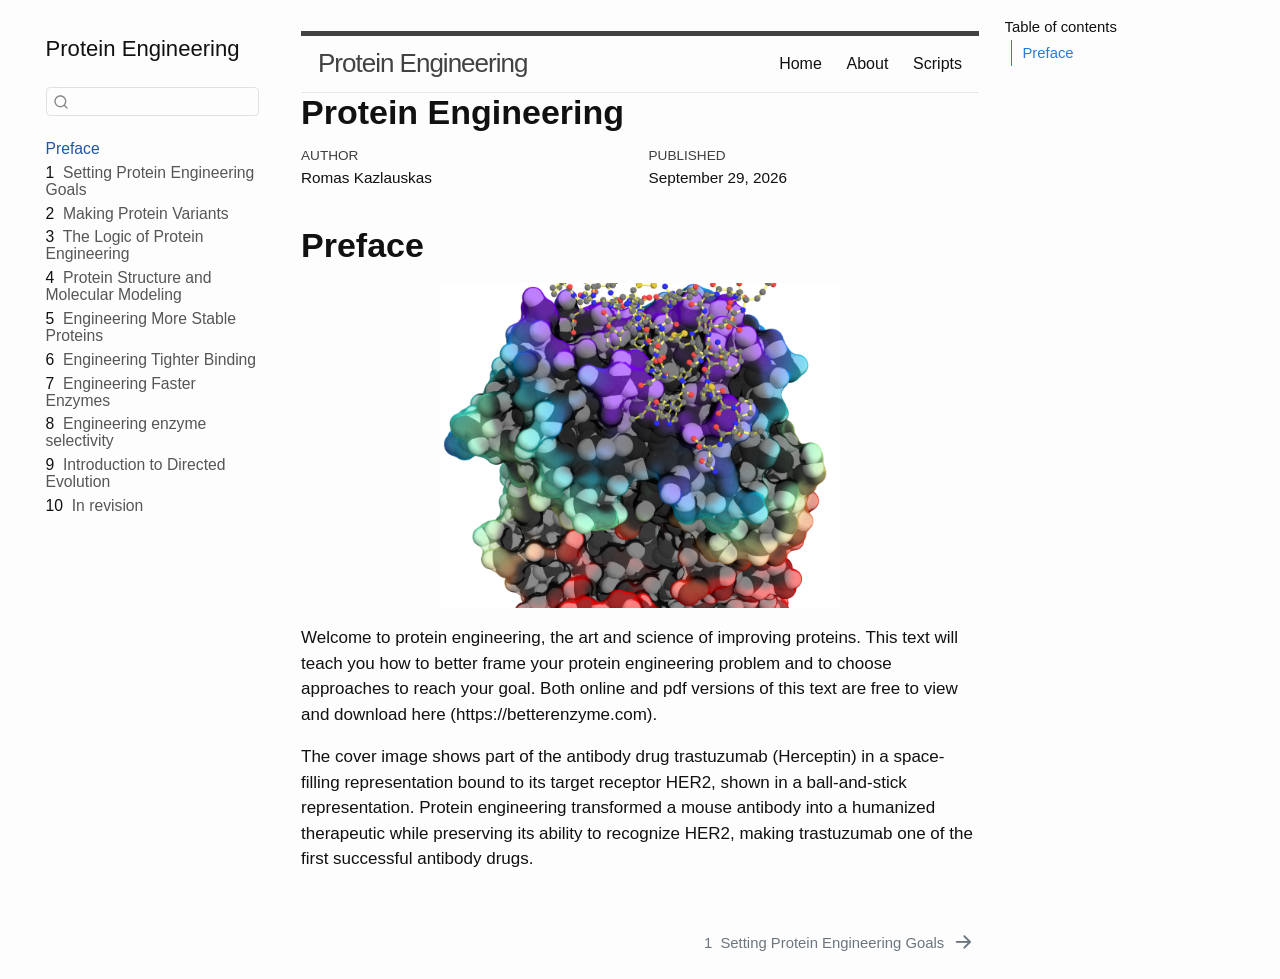
<file: docs/book/index.html>
<!DOCTYPE html>
<html xmlns="http://www.w3.org/1999/xhtml" lang="en" xml:lang="en"><head>

<meta charset="utf-8">
<meta name="generator" content="quarto-1.8.26">

<meta name="viewport" content="width=device-width, initial-scale=1.0, user-scalable=yes">

<meta name="author" content="Romas Kazlauskas">
<meta name="dcterms.date" content="2026-09-29">

<title>Protein Engineering</title>
<style>
code{white-space: pre-wrap;}
span.smallcaps{font-variant: small-caps;}
div.columns{display: flex; gap: min(4vw, 1.5em);}
div.column{flex: auto; overflow-x: auto;}
div.hanging-indent{margin-left: 1.5em; text-indent: -1.5em;}
ul.task-list{list-style: none;}
ul.task-list li input[type="checkbox"] {
  width: 0.8em;
  margin: 0 0.8em 0.2em -1em; /* quarto-specific, see https://github.com/quarto-dev/quarto-cli/issues/4556 */ 
  vertical-align: middle;
}
</style>


<script src="site_libs/quarto-nav/quarto-nav.js"></script>
<script src="site_libs/quarto-nav/headroom.min.js"></script>
<script src="site_libs/clipboard/clipboard.min.js"></script>
<script src="site_libs/quarto-search/autocomplete.umd.js"></script>
<script src="site_libs/quarto-search/fuse.min.js"></script>
<script src="site_libs/quarto-search/quarto-search.js"></script>
<meta name="quarto:offset" content="./">
<link href="./chapter1.html" rel="next">
<script src="site_libs/quarto-html/quarto.js" type="module"></script>
<script src="site_libs/quarto-html/tabsets/tabsets.js" type="module"></script>
<script src="site_libs/quarto-html/axe/axe-check.js" type="module"></script>
<script src="site_libs/quarto-html/popper.min.js"></script>
<script src="site_libs/quarto-html/tippy.umd.min.js"></script>
<script src="site_libs/quarto-html/anchor.min.js"></script>
<link href="site_libs/quarto-html/tippy.css" rel="stylesheet">
<link href="site_libs/quarto-html/quarto-syntax-highlighting-587c61ba64f3a5504c4d52d930310e48.css" rel="stylesheet" id="quarto-text-highlighting-styles">
<script src="site_libs/bootstrap/bootstrap.min.js"></script>
<link href="site_libs/bootstrap/bootstrap-icons.css" rel="stylesheet">
<link href="site_libs/bootstrap/bootstrap-508657695e7eff77cabf46ae6131e9b0.min.css" rel="stylesheet" append-hash="true" id="quarto-bootstrap" data-mode="light">
<script id="quarto-search-options" type="application/json">{
  "location": "sidebar",
  "copy-button": false,
  "collapse-after": 3,
  "panel-placement": "start",
  "type": "textbox",
  "limit": 50,
  "keyboard-shortcut": [
    "f",
    "/",
    "s"
  ],
  "show-item-context": false,
  "language": {
    "search-no-results-text": "No results",
    "search-matching-documents-text": "matching documents",
    "search-copy-link-title": "Copy link to search",
    "search-hide-matches-text": "Hide additional matches",
    "search-more-match-text": "more match in this document",
    "search-more-matches-text": "more matches in this document",
    "search-clear-button-title": "Clear",
    "search-text-placeholder": "",
    "search-detached-cancel-button-title": "Cancel",
    "search-submit-button-title": "Submit",
    "search-label": "Search"
  }
}</script>


</head>

<body class="nav-sidebar floating quarto-light">

<div id="quarto-search-results"></div>
  <header id="quarto-header" class="headroom fixed-top">
  <nav class="quarto-secondary-nav">
    <div class="container-fluid d-flex">
      <button type="button" class="quarto-btn-toggle btn" data-bs-toggle="collapse" role="button" data-bs-target=".quarto-sidebar-collapse-item" aria-controls="quarto-sidebar" aria-expanded="false" aria-label="Toggle sidebar navigation" onclick="if (window.quartoToggleHeadroom) { window.quartoToggleHeadroom(); }">
        <i class="bi bi-layout-text-sidebar-reverse"></i>
      </button>
        <nav class="quarto-page-breadcrumbs" aria-label="breadcrumb"><ol class="breadcrumb"><li class="breadcrumb-item"><a href="./index.html">Preface</a></li></ol></nav>
        <a class="flex-grow-1" role="navigation" data-bs-toggle="collapse" data-bs-target=".quarto-sidebar-collapse-item" aria-controls="quarto-sidebar" aria-expanded="false" aria-label="Toggle sidebar navigation" onclick="if (window.quartoToggleHeadroom) { window.quartoToggleHeadroom(); }">      
        </a>
      <button type="button" class="btn quarto-search-button" aria-label="Search" onclick="window.quartoOpenSearch();">
        <i class="bi bi-search"></i>
      </button>
    </div>
  </nav>
</header>
<!-- content -->
<div id="quarto-content" class="quarto-container page-columns page-rows-contents page-layout-article">
<!-- sidebar -->
  <nav id="quarto-sidebar" class="sidebar collapse collapse-horizontal quarto-sidebar-collapse-item sidebar-navigation floating overflow-auto">
    <div class="pt-lg-2 mt-2 text-left sidebar-header">
    <div class="sidebar-title mb-0 py-0">
      <a href="./">Protein Engineering</a> 
    </div>
      </div>
        <div class="mt-2 flex-shrink-0 align-items-center">
        <div class="sidebar-search">
        <div id="quarto-search" class="" title="Search"></div>
        </div>
        </div>
    <div class="sidebar-menu-container"> 
    <ul class="list-unstyled mt-1">
        <li class="sidebar-item">
  <div class="sidebar-item-container"> 
  <a href="./index.html" class="sidebar-item-text sidebar-link active">
 <span class="menu-text">Preface</span></a>
  </div>
</li>
        <li class="sidebar-item">
  <div class="sidebar-item-container"> 
  <a href="./chapter1.html" class="sidebar-item-text sidebar-link">
 <span class="menu-text"><span class="chapter-number">1</span>&nbsp; <span class="chapter-title">Setting Protein Engineering Goals</span></span></a>
  </div>
</li>
        <li class="sidebar-item">
  <div class="sidebar-item-container"> 
  <a href="./chapter2.html" class="sidebar-item-text sidebar-link">
 <span class="menu-text"><span class="chapter-number">2</span>&nbsp; <span class="chapter-title">Making Protein Variants</span></span></a>
  </div>
</li>
        <li class="sidebar-item">
  <div class="sidebar-item-container"> 
  <a href="./chapter3.html" class="sidebar-item-text sidebar-link">
 <span class="menu-text"><span class="chapter-number">3</span>&nbsp; <span class="chapter-title">The Logic of Protein Engineering</span></span></a>
  </div>
</li>
        <li class="sidebar-item">
  <div class="sidebar-item-container"> 
  <a href="./chapter4.html" class="sidebar-item-text sidebar-link">
 <span class="menu-text"><span class="chapter-number">4</span>&nbsp; <span class="chapter-title">Protein Structure and Molecular Modeling</span></span></a>
  </div>
</li>
        <li class="sidebar-item">
  <div class="sidebar-item-container"> 
  <a href="./chapter5.html" class="sidebar-item-text sidebar-link">
 <span class="menu-text"><span class="chapter-number">5</span>&nbsp; <span class="chapter-title">Engineering More Stable Proteins</span></span></a>
  </div>
</li>
        <li class="sidebar-item">
  <div class="sidebar-item-container"> 
  <a href="./chapter6.html" class="sidebar-item-text sidebar-link">
 <span class="menu-text"><span class="chapter-number">6</span>&nbsp; <span class="chapter-title">Engineering Tighter Binding</span></span></a>
  </div>
</li>
        <li class="sidebar-item">
  <div class="sidebar-item-container"> 
  <a href="./chapter7.html" class="sidebar-item-text sidebar-link">
 <span class="menu-text"><span class="chapter-number">7</span>&nbsp; <span class="chapter-title">Engineering Faster Enzymes</span></span></a>
  </div>
</li>
        <li class="sidebar-item">
  <div class="sidebar-item-container"> 
  <a href="./chapter8.html" class="sidebar-item-text sidebar-link">
 <span class="menu-text"><span class="chapter-number">8</span>&nbsp; <span class="chapter-title">Engineering enzyme selectivity</span></span></a>
  </div>
</li>
        <li class="sidebar-item">
  <div class="sidebar-item-container"> 
  <a href="./chapter9.html" class="sidebar-item-text sidebar-link">
 <span class="menu-text"><span class="chapter-number">9</span>&nbsp; <span class="chapter-title">Introduction to Directed Evolution</span></span></a>
  </div>
</li>
        <li class="sidebar-item">
  <div class="sidebar-item-container"> 
  <a href="./chapter10.html" class="sidebar-item-text sidebar-link">
 <span class="menu-text"><span class="chapter-number">10</span>&nbsp; <span class="chapter-title">In revision</span></span></a>
  </div>
</li>
    </ul>
    </div>
</nav>
<div id="quarto-sidebar-glass" class="quarto-sidebar-collapse-item" data-bs-toggle="collapse" data-bs-target=".quarto-sidebar-collapse-item"></div>
<!-- margin-sidebar -->
    <div id="quarto-margin-sidebar" class="sidebar margin-sidebar">
        <nav id="TOC" role="doc-toc" class="toc-active">
    <h2 id="toc-title">Table of contents</h2>
   
  <ul>
  <li><a href="#preface" id="toc-preface" class="nav-link active" data-scroll-target="#preface">Preface</a></li>
  </ul>
</nav>
    </div>
<!-- main -->
<main class="content" id="quarto-document-content">
<style>
.skip-link {
  position: absolute;
  left: -9999px;
  top: 0;
  z-index: 9999;
  padding: 0.5rem 1rem;
  background: #fff;
  color: #000;
  border: 2px solid #000;
}
.skip-link:focus {
  left: 0.5rem;
  top: 0.5rem;
}
</style>
<a href="#quarto-document-content" class="skip-link">Skip to main content</a>
<div class="betterenzyme-header">
  <div class="betterenzyme-header-inner">
    <a class="betterenzyme-title" href="../">Protein Engineering</a>
    <nav class="betterenzyme-nav">
      <a href="../">Home</a>
      <a href="../about/">About</a>
      <a href="../scripts/">Scripts</a>
    </nav>
  </div>
</div>

<header id="title-block-header" class="quarto-title-block default">
<div class="quarto-title">
<h1 class="title">Protein Engineering</h1>
</div>



<div class="quarto-title-meta">

    <div>
    <div class="quarto-title-meta-heading">Author</div>
    <div class="quarto-title-meta-contents">
             <p>Romas Kazlauskas </p>
          </div>
  </div>
    
    <div>
    <div class="quarto-title-meta-heading">Published</div>
    <div class="quarto-title-meta-contents">
      <p class="date">September 29, 2026</p>
    </div>
  </div>
  
    
  </div>
  


</header>


<section id="preface" class="level1 unnumbered">
<h1 class="unnumbered">Preface</h1>
<div class="text-center">
<p><img src="figures/cover.png" class="img-fluid" alt="Molecular structure showing part of the antibody drug trastuzumab as a space-filling, rainbow-colored surface, with its target receptor HER2 bound on top shown in a ball-and-stick representation colored by atom." width="400"></p>
</div>
<p>Welcome to protein engineering, the art and science of improving proteins. This text will teach you how to better frame your protein engineering problem and to choose approaches to reach your goal. Both online and pdf versions of this text are free to view and download here (https://betterenzyme.com).</p>
<p>The cover image shows part of the antibody drug trastuzumab (Herceptin) in a space-filling representation bound to its target receptor HER2, shown in a ball-and-stick representation. Protein engineering transformed a mouse antibody into a humanized therapeutic while preserving its ability to recognize HER2, making trastuzumab one of the first successful antibody drugs.</p>


</section>

</main> <!-- /main -->
<script>
// Bold the "Figure X.X:"/"Table X.X:" label at the start of every figure and
// table caption. Quarto fills in the crossref number as plain text directly
// inside the <figcaption> with no wrapping element around just the label, and
// that substitution happens after Lua filters run (the number isn't even
// resolved yet when a `post-quarto` Lua filter would see it), so a Lua filter
// can't target this -- this runs client-side, after the page (and the
// numbers) are fully rendered. Equation/section captions don't exist in this
// book, so no extra type-filtering is needed here (unlike the CSS rule for
// in-text crossref links, which does have to distinguish by href prefix).
document.addEventListener("DOMContentLoaded", function () {
  document.querySelectorAll(".quarto-float-caption").forEach(function (caption) {
    var first = caption.firstChild;
    if (!first || first.nodeType !== Node.TEXT_NODE) return;
    var match = first.textContent.match(/^(Figure|Table) [0-9.]+:/);
    if (!match) return;
    var strong = document.createElement("strong");
    strong.textContent = match[0];
    first.textContent = first.textContent.slice(match[0].length);
    caption.insertBefore(strong, first);
  });
});
</script>
<script id="quarto-html-after-body" type="application/javascript">
  window.document.addEventListener("DOMContentLoaded", function (event) {
    const icon = "";
    const anchorJS = new window.AnchorJS();
    anchorJS.options = {
      placement: 'right',
      icon: icon
    };
    anchorJS.add('.anchored');
    const isCodeAnnotation = (el) => {
      for (const clz of el.classList) {
        if (clz.startsWith('code-annotation-')) {                     
          return true;
        }
      }
      return false;
    }
    const onCopySuccess = function(e) {
      // button target
      const button = e.trigger;
      // don't keep focus
      button.blur();
      // flash "checked"
      button.classList.add('code-copy-button-checked');
      var currentTitle = button.getAttribute("title");
      button.setAttribute("title", "Copied!");
      let tooltip;
      if (window.bootstrap) {
        button.setAttribute("data-bs-toggle", "tooltip");
        button.setAttribute("data-bs-placement", "left");
        button.setAttribute("data-bs-title", "Copied!");
        tooltip = new bootstrap.Tooltip(button, 
          { trigger: "manual", 
            customClass: "code-copy-button-tooltip",
            offset: [0, -8]});
        tooltip.show();    
      }
      setTimeout(function() {
        if (tooltip) {
          tooltip.hide();
          button.removeAttribute("data-bs-title");
          button.removeAttribute("data-bs-toggle");
          button.removeAttribute("data-bs-placement");
        }
        button.setAttribute("title", currentTitle);
        button.classList.remove('code-copy-button-checked');
      }, 1000);
      // clear code selection
      e.clearSelection();
    }
    const getTextToCopy = function(trigger) {
      const outerScaffold = trigger.parentElement.cloneNode(true);
      const codeEl = outerScaffold.querySelector('code');
      for (const childEl of codeEl.children) {
        if (isCodeAnnotation(childEl)) {
          childEl.remove();
        }
      }
      return codeEl.innerText;
    }
    const clipboard = new window.ClipboardJS('.code-copy-button:not([data-in-quarto-modal])', {
      text: getTextToCopy
    });
    clipboard.on('success', onCopySuccess);
    if (window.document.getElementById('quarto-embedded-source-code-modal')) {
      const clipboardModal = new window.ClipboardJS('.code-copy-button[data-in-quarto-modal]', {
        text: getTextToCopy,
        container: window.document.getElementById('quarto-embedded-source-code-modal')
      });
      clipboardModal.on('success', onCopySuccess);
    }
      var localhostRegex = new RegExp(/^(?:http|https):\/\/localhost\:?[0-9]*\//);
      var mailtoRegex = new RegExp(/^mailto:/);
        var filterRegex = new RegExp('/' + window.location.host + '/');
      var isInternal = (href) => {
          return filterRegex.test(href) || localhostRegex.test(href) || mailtoRegex.test(href);
      }
      // Inspect non-navigation links and adorn them if external
     var links = window.document.querySelectorAll('a[href]:not(.nav-link):not(.navbar-brand):not(.toc-action):not(.sidebar-link):not(.sidebar-item-toggle):not(.pagination-link):not(.no-external):not([aria-hidden]):not(.dropdown-item):not(.quarto-navigation-tool):not(.about-link)');
      for (var i=0; i<links.length; i++) {
        const link = links[i];
        if (!isInternal(link.href)) {
          // undo the damage that might have been done by quarto-nav.js in the case of
          // links that we want to consider external
          if (link.dataset.originalHref !== undefined) {
            link.href = link.dataset.originalHref;
          }
        }
      }
    function tippyHover(el, contentFn, onTriggerFn, onUntriggerFn) {
      const config = {
        allowHTML: true,
        maxWidth: 500,
        delay: 100,
        arrow: false,
        appendTo: function(el) {
            return el.parentElement;
        },
        interactive: true,
        interactiveBorder: 10,
        theme: 'quarto',
        placement: 'bottom-start',
      };
      if (contentFn) {
        config.content = contentFn;
      }
      if (onTriggerFn) {
        config.onTrigger = onTriggerFn;
      }
      if (onUntriggerFn) {
        config.onUntrigger = onUntriggerFn;
      }
      window.tippy(el, config); 
    }
    const noterefs = window.document.querySelectorAll('a[role="doc-noteref"]');
    for (var i=0; i<noterefs.length; i++) {
      const ref = noterefs[i];
      tippyHover(ref, function() {
        // use id or data attribute instead here
        let href = ref.getAttribute('data-footnote-href') || ref.getAttribute('href');
        try { href = new URL(href).hash; } catch {}
        const id = href.replace(/^#\/?/, "");
        const note = window.document.getElementById(id);
        if (note) {
          return note.innerHTML;
        } else {
          return "";
        }
      });
    }
    const xrefs = window.document.querySelectorAll('a.quarto-xref');
    const processXRef = (id, note) => {
      // Strip column container classes
      const stripColumnClz = (el) => {
        el.classList.remove("page-full", "page-columns");
        if (el.children) {
          for (const child of el.children) {
            stripColumnClz(child);
          }
        }
      }
      stripColumnClz(note)
      if (id === null || id.startsWith('sec-')) {
        // Special case sections, only their first couple elements
        const container = document.createElement("div");
        if (note.children && note.children.length > 2) {
          container.appendChild(note.children[0].cloneNode(true));
          for (let i = 1; i < note.children.length; i++) {
            const child = note.children[i];
            if (child.tagName === "P" && child.innerText === "") {
              continue;
            } else {
              container.appendChild(child.cloneNode(true));
              break;
            }
          }
          if (window.Quarto?.typesetMath) {
            window.Quarto.typesetMath(container);
          }
          return container.innerHTML
        } else {
          if (window.Quarto?.typesetMath) {
            window.Quarto.typesetMath(note);
          }
          return note.innerHTML;
        }
      } else {
        // Remove any anchor links if they are present
        const anchorLink = note.querySelector('a.anchorjs-link');
        if (anchorLink) {
          anchorLink.remove();
        }
        if (window.Quarto?.typesetMath) {
          window.Quarto.typesetMath(note);
        }
        if (note.classList.contains("callout")) {
          return note.outerHTML;
        } else {
          return note.innerHTML;
        }
      }
    }
    for (var i=0; i<xrefs.length; i++) {
      const xref = xrefs[i];
      tippyHover(xref, undefined, function(instance) {
        instance.disable();
        let url = xref.getAttribute('href');
        let hash = undefined; 
        if (url.startsWith('#')) {
          hash = url;
        } else {
          try { hash = new URL(url).hash; } catch {}
        }
        if (hash) {
          const id = hash.replace(/^#\/?/, "");
          const note = window.document.getElementById(id);
          if (note !== null) {
            try {
              const html = processXRef(id, note.cloneNode(true));
              instance.setContent(html);
            } finally {
              instance.enable();
              instance.show();
            }
          } else {
            // See if we can fetch this
            fetch(url.split('#')[0])
            .then(res => res.text())
            .then(html => {
              const parser = new DOMParser();
              const htmlDoc = parser.parseFromString(html, "text/html");
              const note = htmlDoc.getElementById(id);
              if (note !== null) {
                const html = processXRef(id, note);
                instance.setContent(html);
              } 
            }).finally(() => {
              instance.enable();
              instance.show();
            });
          }
        } else {
          // See if we can fetch a full url (with no hash to target)
          // This is a special case and we should probably do some content thinning / targeting
          fetch(url)
          .then(res => res.text())
          .then(html => {
            const parser = new DOMParser();
            const htmlDoc = parser.parseFromString(html, "text/html");
            const note = htmlDoc.querySelector('main.content');
            if (note !== null) {
              // This should only happen for chapter cross references
              // (since there is no id in the URL)
              // remove the first header
              if (note.children.length > 0 && note.children[0].tagName === "HEADER") {
                note.children[0].remove();
              }
              const html = processXRef(null, note);
              instance.setContent(html);
            } 
          }).finally(() => {
            instance.enable();
            instance.show();
          });
        }
      }, function(instance) {
      });
    }
        let selectedAnnoteEl;
        const selectorForAnnotation = ( cell, annotation) => {
          let cellAttr = 'data-code-cell="' + cell + '"';
          let lineAttr = 'data-code-annotation="' +  annotation + '"';
          const selector = 'span[' + cellAttr + '][' + lineAttr + ']';
          return selector;
        }
        const selectCodeLines = (annoteEl) => {
          const doc = window.document;
          const targetCell = annoteEl.getAttribute("data-target-cell");
          const targetAnnotation = annoteEl.getAttribute("data-target-annotation");
          const annoteSpan = window.document.querySelector(selectorForAnnotation(targetCell, targetAnnotation));
          const lines = annoteSpan.getAttribute("data-code-lines").split(",");
          const lineIds = lines.map((line) => {
            return targetCell + "-" + line;
          })
          let top = null;
          let height = null;
          let parent = null;
          if (lineIds.length > 0) {
              //compute the position of the single el (top and bottom and make a div)
              const el = window.document.getElementById(lineIds[0]);
              top = el.offsetTop;
              height = el.offsetHeight;
              parent = el.parentElement.parentElement;
            if (lineIds.length > 1) {
              const lastEl = window.document.getElementById(lineIds[lineIds.length - 1]);
              const bottom = lastEl.offsetTop + lastEl.offsetHeight;
              height = bottom - top;
            }
            if (top !== null && height !== null && parent !== null) {
              // cook up a div (if necessary) and position it 
              let div = window.document.getElementById("code-annotation-line-highlight");
              if (div === null) {
                div = window.document.createElement("div");
                div.setAttribute("id", "code-annotation-line-highlight");
                div.style.position = 'absolute';
                parent.appendChild(div);
              }
              div.style.top = top - 2 + "px";
              div.style.height = height + 4 + "px";
              div.style.left = 0;
              let gutterDiv = window.document.getElementById("code-annotation-line-highlight-gutter");
              if (gutterDiv === null) {
                gutterDiv = window.document.createElement("div");
                gutterDiv.setAttribute("id", "code-annotation-line-highlight-gutter");
                gutterDiv.style.position = 'absolute';
                const codeCell = window.document.getElementById(targetCell);
                const gutter = codeCell.querySelector('.code-annotation-gutter');
                gutter.appendChild(gutterDiv);
              }
              gutterDiv.style.top = top - 2 + "px";
              gutterDiv.style.height = height + 4 + "px";
            }
            selectedAnnoteEl = annoteEl;
          }
        };
        const unselectCodeLines = () => {
          const elementsIds = ["code-annotation-line-highlight", "code-annotation-line-highlight-gutter"];
          elementsIds.forEach((elId) => {
            const div = window.document.getElementById(elId);
            if (div) {
              div.remove();
            }
          });
          selectedAnnoteEl = undefined;
        };
          // Handle positioning of the toggle
      window.addEventListener(
        "resize",
        throttle(() => {
          elRect = undefined;
          if (selectedAnnoteEl) {
            selectCodeLines(selectedAnnoteEl);
          }
        }, 10)
      );
      function throttle(fn, ms) {
      let throttle = false;
      let timer;
        return (...args) => {
          if(!throttle) { // first call gets through
              fn.apply(this, args);
              throttle = true;
          } else { // all the others get throttled
              if(timer) clearTimeout(timer); // cancel #2
              timer = setTimeout(() => {
                fn.apply(this, args);
                timer = throttle = false;
              }, ms);
          }
        };
      }
        // Attach click handler to the DT
        const annoteDls = window.document.querySelectorAll('dt[data-target-cell]');
        for (const annoteDlNode of annoteDls) {
          annoteDlNode.addEventListener('click', (event) => {
            const clickedEl = event.target;
            if (clickedEl !== selectedAnnoteEl) {
              unselectCodeLines();
              const activeEl = window.document.querySelector('dt[data-target-cell].code-annotation-active');
              if (activeEl) {
                activeEl.classList.remove('code-annotation-active');
              }
              selectCodeLines(clickedEl);
              clickedEl.classList.add('code-annotation-active');
            } else {
              // Unselect the line
              unselectCodeLines();
              clickedEl.classList.remove('code-annotation-active');
            }
          });
        }
    const findCites = (el) => {
      const parentEl = el.parentElement;
      if (parentEl) {
        const cites = parentEl.dataset.cites;
        if (cites) {
          return {
            el,
            cites: cites.split(' ')
          };
        } else {
          return findCites(el.parentElement)
        }
      } else {
        return undefined;
      }
    };
    var bibliorefs = window.document.querySelectorAll('a[role="doc-biblioref"]');
    for (var i=0; i<bibliorefs.length; i++) {
      const ref = bibliorefs[i];
      const citeInfo = findCites(ref);
      if (citeInfo) {
        tippyHover(citeInfo.el, function() {
          var popup = window.document.createElement('div');
          citeInfo.cites.forEach(function(cite) {
            var citeDiv = window.document.createElement('div');
            citeDiv.classList.add('hanging-indent');
            citeDiv.classList.add('csl-entry');
            var biblioDiv = window.document.getElementById('ref-' + cite);
            if (biblioDiv) {
              citeDiv.innerHTML = biblioDiv.innerHTML;
            }
            popup.appendChild(citeDiv);
          });
          return popup.innerHTML;
        });
      }
    }
  });
  </script>
<nav class="page-navigation">
  <div class="nav-page nav-page-previous">
  </div>
  <div class="nav-page nav-page-next">
      <a href="./chapter1.html" class="pagination-link" aria-label="Setting Protein Engineering Goals">
        <span class="nav-page-text"><span class="chapter-number">1</span>&nbsp; <span class="chapter-title">Setting Protein Engineering Goals</span></span> <i class="bi bi-arrow-right-short"></i>
      </a>
  </div>
</nav>
</div> <!-- /content -->




</body></html>
</file>
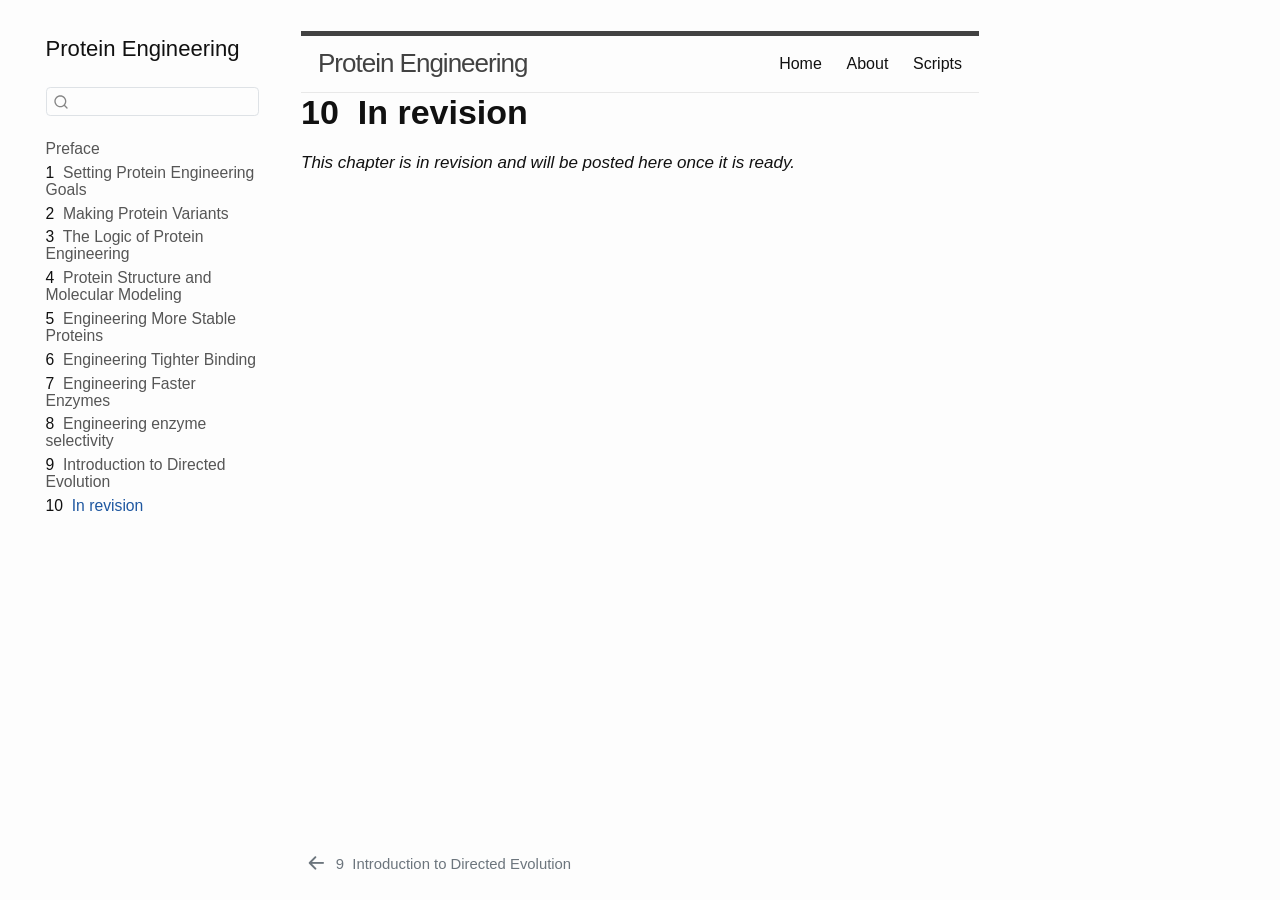
<file: docs/book/chapter10.html>
<!DOCTYPE html>
<html xmlns="http://www.w3.org/1999/xhtml" lang="en" xml:lang="en"><head>

<meta charset="utf-8">
<meta name="generator" content="quarto-1.8.26">

<meta name="viewport" content="width=device-width, initial-scale=1.0, user-scalable=yes">


<title>10&nbsp; In revision – Protein Engineering</title>
<style>
code{white-space: pre-wrap;}
span.smallcaps{font-variant: small-caps;}
div.columns{display: flex; gap: min(4vw, 1.5em);}
div.column{flex: auto; overflow-x: auto;}
div.hanging-indent{margin-left: 1.5em; text-indent: -1.5em;}
ul.task-list{list-style: none;}
ul.task-list li input[type="checkbox"] {
  width: 0.8em;
  margin: 0 0.8em 0.2em -1em; /* quarto-specific, see https://github.com/quarto-dev/quarto-cli/issues/4556 */ 
  vertical-align: middle;
}
</style>


<script src="site_libs/quarto-nav/quarto-nav.js"></script>
<script src="site_libs/quarto-nav/headroom.min.js"></script>
<script src="site_libs/clipboard/clipboard.min.js"></script>
<script src="site_libs/quarto-search/autocomplete.umd.js"></script>
<script src="site_libs/quarto-search/fuse.min.js"></script>
<script src="site_libs/quarto-search/quarto-search.js"></script>
<meta name="quarto:offset" content="./">
<link href="./chapter9.html" rel="prev">
<script src="site_libs/quarto-html/quarto.js" type="module"></script>
<script src="site_libs/quarto-html/tabsets/tabsets.js" type="module"></script>
<script src="site_libs/quarto-html/axe/axe-check.js" type="module"></script>
<script src="site_libs/quarto-html/popper.min.js"></script>
<script src="site_libs/quarto-html/tippy.umd.min.js"></script>
<script src="site_libs/quarto-html/anchor.min.js"></script>
<link href="site_libs/quarto-html/tippy.css" rel="stylesheet">
<link href="site_libs/quarto-html/quarto-syntax-highlighting-587c61ba64f3a5504c4d52d930310e48.css" rel="stylesheet" id="quarto-text-highlighting-styles">
<script src="site_libs/bootstrap/bootstrap.min.js"></script>
<link href="site_libs/bootstrap/bootstrap-icons.css" rel="stylesheet">
<link href="site_libs/bootstrap/bootstrap-508657695e7eff77cabf46ae6131e9b0.min.css" rel="stylesheet" append-hash="true" id="quarto-bootstrap" data-mode="light">
<script id="quarto-search-options" type="application/json">{
  "location": "sidebar",
  "copy-button": false,
  "collapse-after": 3,
  "panel-placement": "start",
  "type": "textbox",
  "limit": 50,
  "keyboard-shortcut": [
    "f",
    "/",
    "s"
  ],
  "show-item-context": false,
  "language": {
    "search-no-results-text": "No results",
    "search-matching-documents-text": "matching documents",
    "search-copy-link-title": "Copy link to search",
    "search-hide-matches-text": "Hide additional matches",
    "search-more-match-text": "more match in this document",
    "search-more-matches-text": "more matches in this document",
    "search-clear-button-title": "Clear",
    "search-text-placeholder": "",
    "search-detached-cancel-button-title": "Cancel",
    "search-submit-button-title": "Submit",
    "search-label": "Search"
  }
}</script>


</head>

<body class="nav-sidebar floating quarto-light">

<div id="quarto-search-results"></div>
  <header id="quarto-header" class="headroom fixed-top">
  <nav class="quarto-secondary-nav">
    <div class="container-fluid d-flex">
      <button type="button" class="quarto-btn-toggle btn" data-bs-toggle="collapse" role="button" data-bs-target=".quarto-sidebar-collapse-item" aria-controls="quarto-sidebar" aria-expanded="false" aria-label="Toggle sidebar navigation" onclick="if (window.quartoToggleHeadroom) { window.quartoToggleHeadroom(); }">
        <i class="bi bi-layout-text-sidebar-reverse"></i>
      </button>
        <nav class="quarto-page-breadcrumbs" aria-label="breadcrumb"><ol class="breadcrumb"><li class="breadcrumb-item"><a href="./chapter10.html"><span class="chapter-number">10</span>&nbsp; <span class="chapter-title">In revision</span></a></li></ol></nav>
        <a class="flex-grow-1" role="navigation" data-bs-toggle="collapse" data-bs-target=".quarto-sidebar-collapse-item" aria-controls="quarto-sidebar" aria-expanded="false" aria-label="Toggle sidebar navigation" onclick="if (window.quartoToggleHeadroom) { window.quartoToggleHeadroom(); }">      
        </a>
      <button type="button" class="btn quarto-search-button" aria-label="Search" onclick="window.quartoOpenSearch();">
        <i class="bi bi-search"></i>
      </button>
    </div>
  </nav>
</header>
<!-- content -->
<div id="quarto-content" class="quarto-container page-columns page-rows-contents page-layout-article">
<!-- sidebar -->
  <nav id="quarto-sidebar" class="sidebar collapse collapse-horizontal quarto-sidebar-collapse-item sidebar-navigation floating overflow-auto">
    <div class="pt-lg-2 mt-2 text-left sidebar-header">
    <div class="sidebar-title mb-0 py-0">
      <a href="./">Protein Engineering</a> 
    </div>
      </div>
        <div class="mt-2 flex-shrink-0 align-items-center">
        <div class="sidebar-search">
        <div id="quarto-search" class="" title="Search"></div>
        </div>
        </div>
    <div class="sidebar-menu-container"> 
    <ul class="list-unstyled mt-1">
        <li class="sidebar-item">
  <div class="sidebar-item-container"> 
  <a href="./index.html" class="sidebar-item-text sidebar-link">
 <span class="menu-text">Preface</span></a>
  </div>
</li>
        <li class="sidebar-item">
  <div class="sidebar-item-container"> 
  <a href="./chapter1.html" class="sidebar-item-text sidebar-link">
 <span class="menu-text"><span class="chapter-number">1</span>&nbsp; <span class="chapter-title">Setting Protein Engineering Goals</span></span></a>
  </div>
</li>
        <li class="sidebar-item">
  <div class="sidebar-item-container"> 
  <a href="./chapter2.html" class="sidebar-item-text sidebar-link">
 <span class="menu-text"><span class="chapter-number">2</span>&nbsp; <span class="chapter-title">Making Protein Variants</span></span></a>
  </div>
</li>
        <li class="sidebar-item">
  <div class="sidebar-item-container"> 
  <a href="./chapter3.html" class="sidebar-item-text sidebar-link">
 <span class="menu-text"><span class="chapter-number">3</span>&nbsp; <span class="chapter-title">The Logic of Protein Engineering</span></span></a>
  </div>
</li>
        <li class="sidebar-item">
  <div class="sidebar-item-container"> 
  <a href="./chapter4.html" class="sidebar-item-text sidebar-link">
 <span class="menu-text"><span class="chapter-number">4</span>&nbsp; <span class="chapter-title">Protein Structure and Molecular Modeling</span></span></a>
  </div>
</li>
        <li class="sidebar-item">
  <div class="sidebar-item-container"> 
  <a href="./chapter5.html" class="sidebar-item-text sidebar-link">
 <span class="menu-text"><span class="chapter-number">5</span>&nbsp; <span class="chapter-title">Engineering More Stable Proteins</span></span></a>
  </div>
</li>
        <li class="sidebar-item">
  <div class="sidebar-item-container"> 
  <a href="./chapter6.html" class="sidebar-item-text sidebar-link">
 <span class="menu-text"><span class="chapter-number">6</span>&nbsp; <span class="chapter-title">Engineering Tighter Binding</span></span></a>
  </div>
</li>
        <li class="sidebar-item">
  <div class="sidebar-item-container"> 
  <a href="./chapter7.html" class="sidebar-item-text sidebar-link">
 <span class="menu-text"><span class="chapter-number">7</span>&nbsp; <span class="chapter-title">Engineering Faster Enzymes</span></span></a>
  </div>
</li>
        <li class="sidebar-item">
  <div class="sidebar-item-container"> 
  <a href="./chapter8.html" class="sidebar-item-text sidebar-link">
 <span class="menu-text"><span class="chapter-number">8</span>&nbsp; <span class="chapter-title">Engineering enzyme selectivity</span></span></a>
  </div>
</li>
        <li class="sidebar-item">
  <div class="sidebar-item-container"> 
  <a href="./chapter9.html" class="sidebar-item-text sidebar-link">
 <span class="menu-text"><span class="chapter-number">9</span>&nbsp; <span class="chapter-title">Introduction to Directed Evolution</span></span></a>
  </div>
</li>
        <li class="sidebar-item">
  <div class="sidebar-item-container"> 
  <a href="./chapter10.html" class="sidebar-item-text sidebar-link active">
 <span class="menu-text"><span class="chapter-number">10</span>&nbsp; <span class="chapter-title">In revision</span></span></a>
  </div>
</li>
    </ul>
    </div>
</nav>
<div id="quarto-sidebar-glass" class="quarto-sidebar-collapse-item" data-bs-toggle="collapse" data-bs-target=".quarto-sidebar-collapse-item"></div>
<!-- margin-sidebar -->
    <div id="quarto-margin-sidebar" class="sidebar margin-sidebar zindex-bottom">
        
    </div>
<!-- main -->
<main class="content" id="quarto-document-content">
<style>
.skip-link {
  position: absolute;
  left: -9999px;
  top: 0;
  z-index: 9999;
  padding: 0.5rem 1rem;
  background: #fff;
  color: #000;
  border: 2px solid #000;
}
.skip-link:focus {
  left: 0.5rem;
  top: 0.5rem;
}
</style>
<a href="#quarto-document-content" class="skip-link">Skip to main content</a>
<div class="betterenzyme-header">
  <div class="betterenzyme-header-inner">
    <a class="betterenzyme-title" href="../">Protein Engineering</a>
    <nav class="betterenzyme-nav">
      <a href="../">Home</a>
      <a href="../about/">About</a>
      <a href="../scripts/">Scripts</a>
    </nav>
  </div>
</div>

<header id="title-block-header" class="quarto-title-block default">
<div class="quarto-title">
<h1 class="title"><span class="chapter-number">10</span>&nbsp; <span class="chapter-title">In revision</span></h1>
</div>



<div class="quarto-title-meta">

    
  
    
  </div>
  


</header>


<p><em>This chapter is in revision and will be posted here once it is ready.</em></p>



</main> <!-- /main -->
<script>
// Bold the "Figure X.X:"/"Table X.X:" label at the start of every figure and
// table caption. Quarto fills in the crossref number as plain text directly
// inside the <figcaption> with no wrapping element around just the label, and
// that substitution happens after Lua filters run (the number isn't even
// resolved yet when a `post-quarto` Lua filter would see it), so a Lua filter
// can't target this -- this runs client-side, after the page (and the
// numbers) are fully rendered. Equation/section captions don't exist in this
// book, so no extra type-filtering is needed here (unlike the CSS rule for
// in-text crossref links, which does have to distinguish by href prefix).
document.addEventListener("DOMContentLoaded", function () {
  document.querySelectorAll(".quarto-float-caption").forEach(function (caption) {
    var first = caption.firstChild;
    if (!first || first.nodeType !== Node.TEXT_NODE) return;
    var match = first.textContent.match(/^(Figure|Table) [0-9.]+:/);
    if (!match) return;
    var strong = document.createElement("strong");
    strong.textContent = match[0];
    first.textContent = first.textContent.slice(match[0].length);
    caption.insertBefore(strong, first);
  });
});
</script>
<script id="quarto-html-after-body" type="application/javascript">
  window.document.addEventListener("DOMContentLoaded", function (event) {
    const icon = "";
    const anchorJS = new window.AnchorJS();
    anchorJS.options = {
      placement: 'right',
      icon: icon
    };
    anchorJS.add('.anchored');
    const isCodeAnnotation = (el) => {
      for (const clz of el.classList) {
        if (clz.startsWith('code-annotation-')) {                     
          return true;
        }
      }
      return false;
    }
    const onCopySuccess = function(e) {
      // button target
      const button = e.trigger;
      // don't keep focus
      button.blur();
      // flash "checked"
      button.classList.add('code-copy-button-checked');
      var currentTitle = button.getAttribute("title");
      button.setAttribute("title", "Copied!");
      let tooltip;
      if (window.bootstrap) {
        button.setAttribute("data-bs-toggle", "tooltip");
        button.setAttribute("data-bs-placement", "left");
        button.setAttribute("data-bs-title", "Copied!");
        tooltip = new bootstrap.Tooltip(button, 
          { trigger: "manual", 
            customClass: "code-copy-button-tooltip",
            offset: [0, -8]});
        tooltip.show();    
      }
      setTimeout(function() {
        if (tooltip) {
          tooltip.hide();
          button.removeAttribute("data-bs-title");
          button.removeAttribute("data-bs-toggle");
          button.removeAttribute("data-bs-placement");
        }
        button.setAttribute("title", currentTitle);
        button.classList.remove('code-copy-button-checked');
      }, 1000);
      // clear code selection
      e.clearSelection();
    }
    const getTextToCopy = function(trigger) {
      const outerScaffold = trigger.parentElement.cloneNode(true);
      const codeEl = outerScaffold.querySelector('code');
      for (const childEl of codeEl.children) {
        if (isCodeAnnotation(childEl)) {
          childEl.remove();
        }
      }
      return codeEl.innerText;
    }
    const clipboard = new window.ClipboardJS('.code-copy-button:not([data-in-quarto-modal])', {
      text: getTextToCopy
    });
    clipboard.on('success', onCopySuccess);
    if (window.document.getElementById('quarto-embedded-source-code-modal')) {
      const clipboardModal = new window.ClipboardJS('.code-copy-button[data-in-quarto-modal]', {
        text: getTextToCopy,
        container: window.document.getElementById('quarto-embedded-source-code-modal')
      });
      clipboardModal.on('success', onCopySuccess);
    }
      var localhostRegex = new RegExp(/^(?:http|https):\/\/localhost\:?[0-9]*\//);
      var mailtoRegex = new RegExp(/^mailto:/);
        var filterRegex = new RegExp('/' + window.location.host + '/');
      var isInternal = (href) => {
          return filterRegex.test(href) || localhostRegex.test(href) || mailtoRegex.test(href);
      }
      // Inspect non-navigation links and adorn them if external
     var links = window.document.querySelectorAll('a[href]:not(.nav-link):not(.navbar-brand):not(.toc-action):not(.sidebar-link):not(.sidebar-item-toggle):not(.pagination-link):not(.no-external):not([aria-hidden]):not(.dropdown-item):not(.quarto-navigation-tool):not(.about-link)');
      for (var i=0; i<links.length; i++) {
        const link = links[i];
        if (!isInternal(link.href)) {
          // undo the damage that might have been done by quarto-nav.js in the case of
          // links that we want to consider external
          if (link.dataset.originalHref !== undefined) {
            link.href = link.dataset.originalHref;
          }
        }
      }
    function tippyHover(el, contentFn, onTriggerFn, onUntriggerFn) {
      const config = {
        allowHTML: true,
        maxWidth: 500,
        delay: 100,
        arrow: false,
        appendTo: function(el) {
            return el.parentElement;
        },
        interactive: true,
        interactiveBorder: 10,
        theme: 'quarto',
        placement: 'bottom-start',
      };
      if (contentFn) {
        config.content = contentFn;
      }
      if (onTriggerFn) {
        config.onTrigger = onTriggerFn;
      }
      if (onUntriggerFn) {
        config.onUntrigger = onUntriggerFn;
      }
      window.tippy(el, config); 
    }
    const noterefs = window.document.querySelectorAll('a[role="doc-noteref"]');
    for (var i=0; i<noterefs.length; i++) {
      const ref = noterefs[i];
      tippyHover(ref, function() {
        // use id or data attribute instead here
        let href = ref.getAttribute('data-footnote-href') || ref.getAttribute('href');
        try { href = new URL(href).hash; } catch {}
        const id = href.replace(/^#\/?/, "");
        const note = window.document.getElementById(id);
        if (note) {
          return note.innerHTML;
        } else {
          return "";
        }
      });
    }
    const xrefs = window.document.querySelectorAll('a.quarto-xref');
    const processXRef = (id, note) => {
      // Strip column container classes
      const stripColumnClz = (el) => {
        el.classList.remove("page-full", "page-columns");
        if (el.children) {
          for (const child of el.children) {
            stripColumnClz(child);
          }
        }
      }
      stripColumnClz(note)
      if (id === null || id.startsWith('sec-')) {
        // Special case sections, only their first couple elements
        const container = document.createElement("div");
        if (note.children && note.children.length > 2) {
          container.appendChild(note.children[0].cloneNode(true));
          for (let i = 1; i < note.children.length; i++) {
            const child = note.children[i];
            if (child.tagName === "P" && child.innerText === "") {
              continue;
            } else {
              container.appendChild(child.cloneNode(true));
              break;
            }
          }
          if (window.Quarto?.typesetMath) {
            window.Quarto.typesetMath(container);
          }
          return container.innerHTML
        } else {
          if (window.Quarto?.typesetMath) {
            window.Quarto.typesetMath(note);
          }
          return note.innerHTML;
        }
      } else {
        // Remove any anchor links if they are present
        const anchorLink = note.querySelector('a.anchorjs-link');
        if (anchorLink) {
          anchorLink.remove();
        }
        if (window.Quarto?.typesetMath) {
          window.Quarto.typesetMath(note);
        }
        if (note.classList.contains("callout")) {
          return note.outerHTML;
        } else {
          return note.innerHTML;
        }
      }
    }
    for (var i=0; i<xrefs.length; i++) {
      const xref = xrefs[i];
      tippyHover(xref, undefined, function(instance) {
        instance.disable();
        let url = xref.getAttribute('href');
        let hash = undefined; 
        if (url.startsWith('#')) {
          hash = url;
        } else {
          try { hash = new URL(url).hash; } catch {}
        }
        if (hash) {
          const id = hash.replace(/^#\/?/, "");
          const note = window.document.getElementById(id);
          if (note !== null) {
            try {
              const html = processXRef(id, note.cloneNode(true));
              instance.setContent(html);
            } finally {
              instance.enable();
              instance.show();
            }
          } else {
            // See if we can fetch this
            fetch(url.split('#')[0])
            .then(res => res.text())
            .then(html => {
              const parser = new DOMParser();
              const htmlDoc = parser.parseFromString(html, "text/html");
              const note = htmlDoc.getElementById(id);
              if (note !== null) {
                const html = processXRef(id, note);
                instance.setContent(html);
              } 
            }).finally(() => {
              instance.enable();
              instance.show();
            });
          }
        } else {
          // See if we can fetch a full url (with no hash to target)
          // This is a special case and we should probably do some content thinning / targeting
          fetch(url)
          .then(res => res.text())
          .then(html => {
            const parser = new DOMParser();
            const htmlDoc = parser.parseFromString(html, "text/html");
            const note = htmlDoc.querySelector('main.content');
            if (note !== null) {
              // This should only happen for chapter cross references
              // (since there is no id in the URL)
              // remove the first header
              if (note.children.length > 0 && note.children[0].tagName === "HEADER") {
                note.children[0].remove();
              }
              const html = processXRef(null, note);
              instance.setContent(html);
            } 
          }).finally(() => {
            instance.enable();
            instance.show();
          });
        }
      }, function(instance) {
      });
    }
        let selectedAnnoteEl;
        const selectorForAnnotation = ( cell, annotation) => {
          let cellAttr = 'data-code-cell="' + cell + '"';
          let lineAttr = 'data-code-annotation="' +  annotation + '"';
          const selector = 'span[' + cellAttr + '][' + lineAttr + ']';
          return selector;
        }
        const selectCodeLines = (annoteEl) => {
          const doc = window.document;
          const targetCell = annoteEl.getAttribute("data-target-cell");
          const targetAnnotation = annoteEl.getAttribute("data-target-annotation");
          const annoteSpan = window.document.querySelector(selectorForAnnotation(targetCell, targetAnnotation));
          const lines = annoteSpan.getAttribute("data-code-lines").split(",");
          const lineIds = lines.map((line) => {
            return targetCell + "-" + line;
          })
          let top = null;
          let height = null;
          let parent = null;
          if (lineIds.length > 0) {
              //compute the position of the single el (top and bottom and make a div)
              const el = window.document.getElementById(lineIds[0]);
              top = el.offsetTop;
              height = el.offsetHeight;
              parent = el.parentElement.parentElement;
            if (lineIds.length > 1) {
              const lastEl = window.document.getElementById(lineIds[lineIds.length - 1]);
              const bottom = lastEl.offsetTop + lastEl.offsetHeight;
              height = bottom - top;
            }
            if (top !== null && height !== null && parent !== null) {
              // cook up a div (if necessary) and position it 
              let div = window.document.getElementById("code-annotation-line-highlight");
              if (div === null) {
                div = window.document.createElement("div");
                div.setAttribute("id", "code-annotation-line-highlight");
                div.style.position = 'absolute';
                parent.appendChild(div);
              }
              div.style.top = top - 2 + "px";
              div.style.height = height + 4 + "px";
              div.style.left = 0;
              let gutterDiv = window.document.getElementById("code-annotation-line-highlight-gutter");
              if (gutterDiv === null) {
                gutterDiv = window.document.createElement("div");
                gutterDiv.setAttribute("id", "code-annotation-line-highlight-gutter");
                gutterDiv.style.position = 'absolute';
                const codeCell = window.document.getElementById(targetCell);
                const gutter = codeCell.querySelector('.code-annotation-gutter');
                gutter.appendChild(gutterDiv);
              }
              gutterDiv.style.top = top - 2 + "px";
              gutterDiv.style.height = height + 4 + "px";
            }
            selectedAnnoteEl = annoteEl;
          }
        };
        const unselectCodeLines = () => {
          const elementsIds = ["code-annotation-line-highlight", "code-annotation-line-highlight-gutter"];
          elementsIds.forEach((elId) => {
            const div = window.document.getElementById(elId);
            if (div) {
              div.remove();
            }
          });
          selectedAnnoteEl = undefined;
        };
          // Handle positioning of the toggle
      window.addEventListener(
        "resize",
        throttle(() => {
          elRect = undefined;
          if (selectedAnnoteEl) {
            selectCodeLines(selectedAnnoteEl);
          }
        }, 10)
      );
      function throttle(fn, ms) {
      let throttle = false;
      let timer;
        return (...args) => {
          if(!throttle) { // first call gets through
              fn.apply(this, args);
              throttle = true;
          } else { // all the others get throttled
              if(timer) clearTimeout(timer); // cancel #2
              timer = setTimeout(() => {
                fn.apply(this, args);
                timer = throttle = false;
              }, ms);
          }
        };
      }
        // Attach click handler to the DT
        const annoteDls = window.document.querySelectorAll('dt[data-target-cell]');
        for (const annoteDlNode of annoteDls) {
          annoteDlNode.addEventListener('click', (event) => {
            const clickedEl = event.target;
            if (clickedEl !== selectedAnnoteEl) {
              unselectCodeLines();
              const activeEl = window.document.querySelector('dt[data-target-cell].code-annotation-active');
              if (activeEl) {
                activeEl.classList.remove('code-annotation-active');
              }
              selectCodeLines(clickedEl);
              clickedEl.classList.add('code-annotation-active');
            } else {
              // Unselect the line
              unselectCodeLines();
              clickedEl.classList.remove('code-annotation-active');
            }
          });
        }
    const findCites = (el) => {
      const parentEl = el.parentElement;
      if (parentEl) {
        const cites = parentEl.dataset.cites;
        if (cites) {
          return {
            el,
            cites: cites.split(' ')
          };
        } else {
          return findCites(el.parentElement)
        }
      } else {
        return undefined;
      }
    };
    var bibliorefs = window.document.querySelectorAll('a[role="doc-biblioref"]');
    for (var i=0; i<bibliorefs.length; i++) {
      const ref = bibliorefs[i];
      const citeInfo = findCites(ref);
      if (citeInfo) {
        tippyHover(citeInfo.el, function() {
          var popup = window.document.createElement('div');
          citeInfo.cites.forEach(function(cite) {
            var citeDiv = window.document.createElement('div');
            citeDiv.classList.add('hanging-indent');
            citeDiv.classList.add('csl-entry');
            var biblioDiv = window.document.getElementById('ref-' + cite);
            if (biblioDiv) {
              citeDiv.innerHTML = biblioDiv.innerHTML;
            }
            popup.appendChild(citeDiv);
          });
          return popup.innerHTML;
        });
      }
    }
  });
  </script>
<nav class="page-navigation">
  <div class="nav-page nav-page-previous">
      <a href="./chapter9.html" class="pagination-link" aria-label="Introduction to Directed Evolution">
        <i class="bi bi-arrow-left-short"></i> <span class="nav-page-text"><span class="chapter-number">9</span>&nbsp; <span class="chapter-title">Introduction to Directed Evolution</span></span>
      </a>          
  </div>
  <div class="nav-page nav-page-next">
  </div>
</nav>
</div> <!-- /content -->




</body></html>
</file>
<file: docs/book/site_libs/quarto-html/tippy.css>
.tippy-box[data-animation=fade][data-state=hidden]{opacity:0}[data-tippy-root]{max-width:calc(100vw - 10px)}.tippy-box{position:relative;background-color:#333;color:#fff;border-radius:4px;font-size:14px;line-height:1.4;white-space:normal;outline:0;transition-property:transform,visibility,opacity}.tippy-box[data-placement^=top]>.tippy-arrow{bottom:0}.tippy-box[data-placement^=top]>.tippy-arrow:before{bottom:-7px;left:0;border-width:8px 8px 0;border-top-color:initial;transform-origin:center top}.tippy-box[data-placement^=bottom]>.tippy-arrow{top:0}.tippy-box[data-placement^=bottom]>.tippy-arrow:before{top:-7px;left:0;border-width:0 8px 8px;border-bottom-color:initial;transform-origin:center bottom}.tippy-box[data-placement^=left]>.tippy-arrow{right:0}.tippy-box[data-placement^=left]>.tippy-arrow:before{border-width:8px 0 8px 8px;border-left-color:initial;right:-7px;transform-origin:center left}.tippy-box[data-placement^=right]>.tippy-arrow{left:0}.tippy-box[data-placement^=right]>.tippy-arrow:before{left:-7px;border-width:8px 8px 8px 0;border-right-color:initial;transform-origin:center right}.tippy-box[data-inertia][data-state=visible]{transition-timing-function:cubic-bezier(.54,1.5,.38,1.11)}.tippy-arrow{width:16px;height:16px;color:#333}.tippy-arrow:before{content:"";position:absolute;border-color:transparent;border-style:solid}.tippy-content{position:relative;padding:5px 9px;z-index:1}
</file>
<file: docs/book/site_libs/quarto-html/quarto-syntax-highlighting-587c61ba64f3a5504c4d52d930310e48.css>
/* quarto syntax highlight colors */
:root {
  --quarto-hl-ot-color: #003B4F;
  --quarto-hl-at-color: #657422;
  --quarto-hl-ss-color: #20794D;
  --quarto-hl-an-color: #5E5E5E;
  --quarto-hl-fu-color: #4758AB;
  --quarto-hl-st-color: #20794D;
  --quarto-hl-cf-color: #003B4F;
  --quarto-hl-op-color: #5E5E5E;
  --quarto-hl-er-color: #AD0000;
  --quarto-hl-bn-color: #AD0000;
  --quarto-hl-al-color: #AD0000;
  --quarto-hl-va-color: #111111;
  --quarto-hl-bu-color: inherit;
  --quarto-hl-ex-color: inherit;
  --quarto-hl-pp-color: #AD0000;
  --quarto-hl-in-color: #5E5E5E;
  --quarto-hl-vs-color: #20794D;
  --quarto-hl-wa-color: #5E5E5E;
  --quarto-hl-do-color: #5E5E5E;
  --quarto-hl-im-color: #00769E;
  --quarto-hl-ch-color: #20794D;
  --quarto-hl-dt-color: #AD0000;
  --quarto-hl-fl-color: #AD0000;
  --quarto-hl-co-color: #5E5E5E;
  --quarto-hl-cv-color: #5E5E5E;
  --quarto-hl-cn-color: #8f5902;
  --quarto-hl-sc-color: #5E5E5E;
  --quarto-hl-dv-color: #AD0000;
  --quarto-hl-kw-color: #003B4F;
}

/* other quarto variables */
:root {
  --quarto-font-monospace: SFMono-Regular, Menlo, Monaco, Consolas, "Liberation Mono", "Courier New", monospace;
}

/* syntax highlight based on Pandoc's rules */
pre > code.sourceCode > span {
  color: #003B4F;
}

code.sourceCode > span {
  color: #003B4F;
}

div.sourceCode,
div.sourceCode pre.sourceCode {
  color: #003B4F;
}

/* Normal */
code span {
  color: #003B4F;
}

/* Alert */
code span.al {
  color: #AD0000;
  font-style: inherit;
}

/* Annotation */
code span.an {
  color: #5E5E5E;
  font-style: inherit;
}

/* Attribute */
code span.at {
  color: #657422;
  font-style: inherit;
}

/* BaseN */
code span.bn {
  color: #AD0000;
  font-style: inherit;
}

/* BuiltIn */
code span.bu {
  font-style: inherit;
}

/* ControlFlow */
code span.cf {
  color: #003B4F;
  font-weight: bold;
  font-style: inherit;
}

/* Char */
code span.ch {
  color: #20794D;
  font-style: inherit;
}

/* Constant */
code span.cn {
  color: #8f5902;
  font-style: inherit;
}

/* Comment */
code span.co {
  color: #5E5E5E;
  font-style: inherit;
}

/* CommentVar */
code span.cv {
  color: #5E5E5E;
  font-style: italic;
}

/* Documentation */
code span.do {
  color: #5E5E5E;
  font-style: italic;
}

/* DataType */
code span.dt {
  color: #AD0000;
  font-style: inherit;
}

/* DecVal */
code span.dv {
  color: #AD0000;
  font-style: inherit;
}

/* Error */
code span.er {
  color: #AD0000;
  font-style: inherit;
}

/* Extension */
code span.ex {
  font-style: inherit;
}

/* Float */
code span.fl {
  color: #AD0000;
  font-style: inherit;
}

/* Function */
code span.fu {
  color: #4758AB;
  font-style: inherit;
}

/* Import */
code span.im {
  color: #00769E;
  font-style: inherit;
}

/* Information */
code span.in {
  color: #5E5E5E;
  font-style: inherit;
}

/* Keyword */
code span.kw {
  color: #003B4F;
  font-weight: bold;
  font-style: inherit;
}

/* Operator */
code span.op {
  color: #5E5E5E;
  font-style: inherit;
}

/* Other */
code span.ot {
  color: #003B4F;
  font-style: inherit;
}

/* Preprocessor */
code span.pp {
  color: #AD0000;
  font-style: inherit;
}

/* SpecialChar */
code span.sc {
  color: #5E5E5E;
  font-style: inherit;
}

/* SpecialString */
code span.ss {
  color: #20794D;
  font-style: inherit;
}

/* String */
code span.st {
  color: #20794D;
  font-style: inherit;
}

/* Variable */
code span.va {
  color: #111111;
  font-style: inherit;
}

/* VerbatimString */
code span.vs {
  color: #20794D;
  font-style: inherit;
}

/* Warning */
code span.wa {
  color: #5E5E5E;
  font-style: italic;
}

.prevent-inlining {
  content: "</";
}

/*# sourceMappingURL=2dce1cc6c82594539e1579de68416b47.css.map */
</file>
